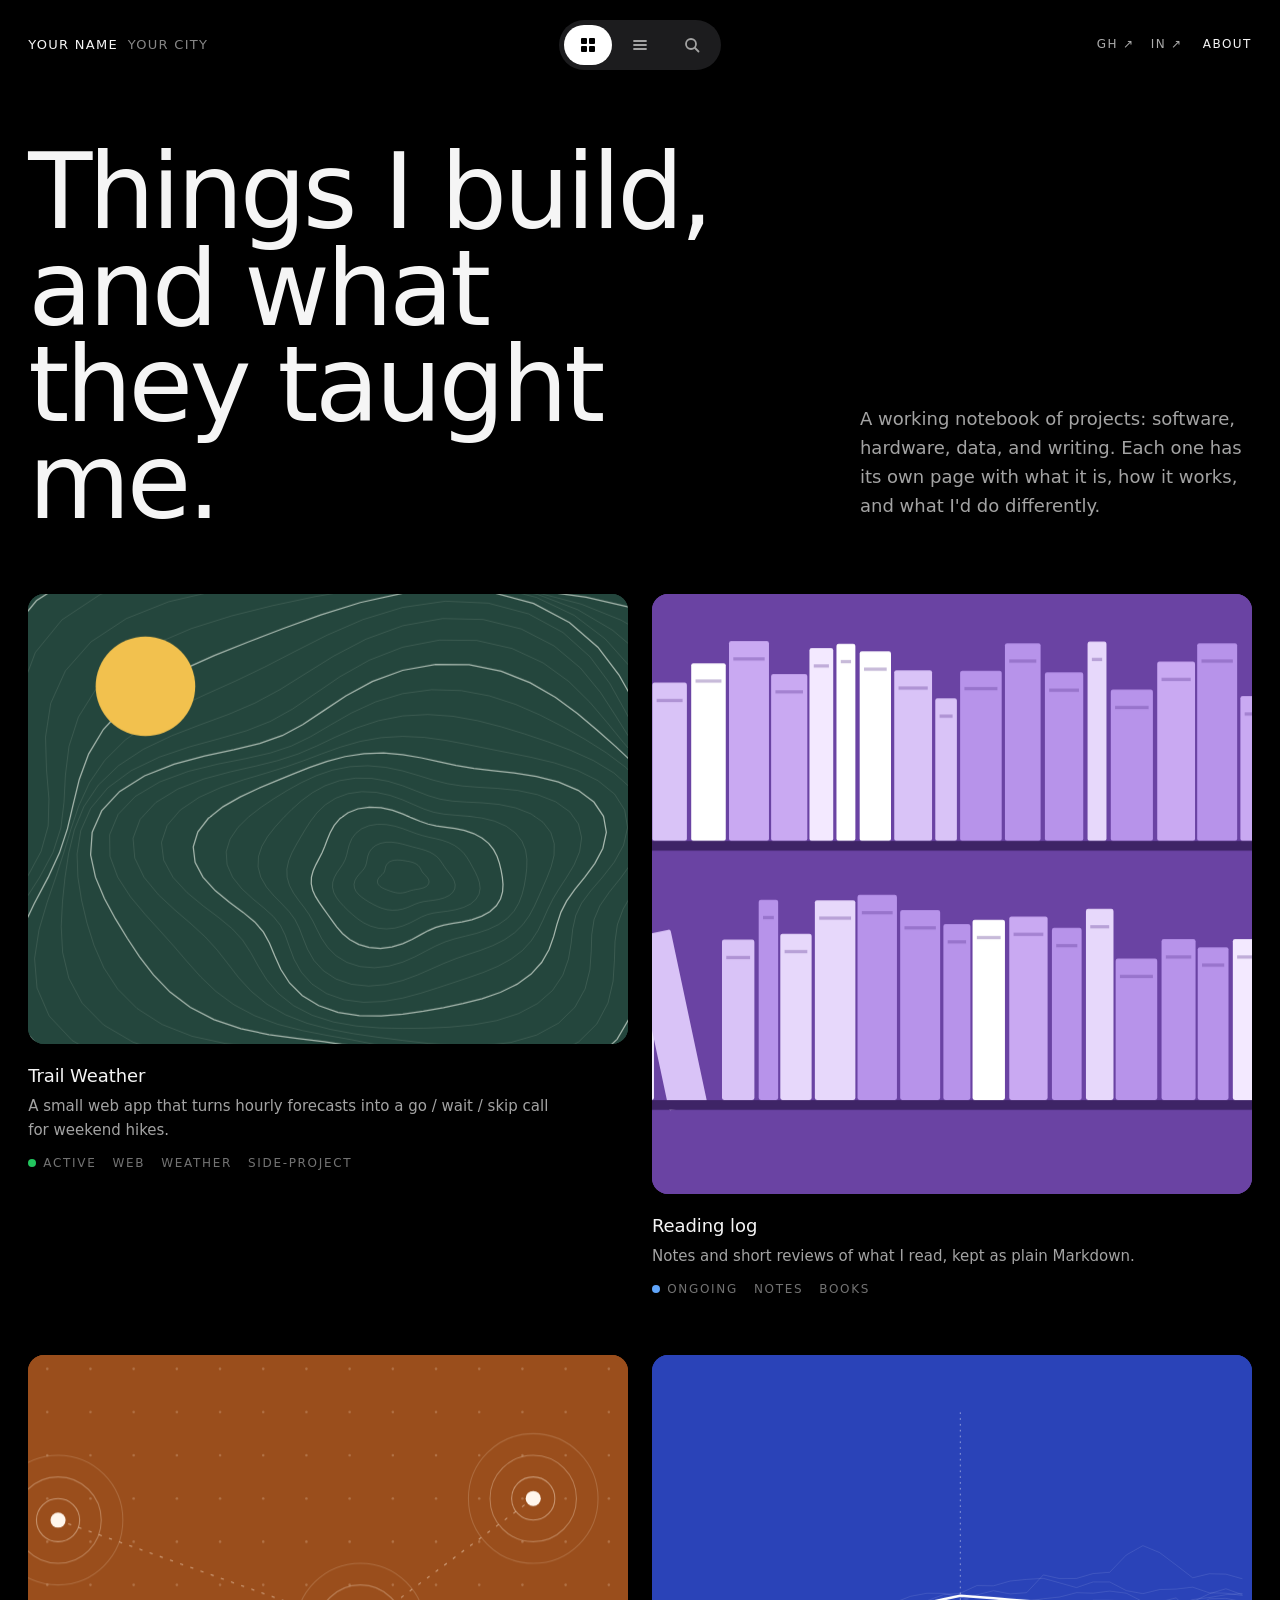
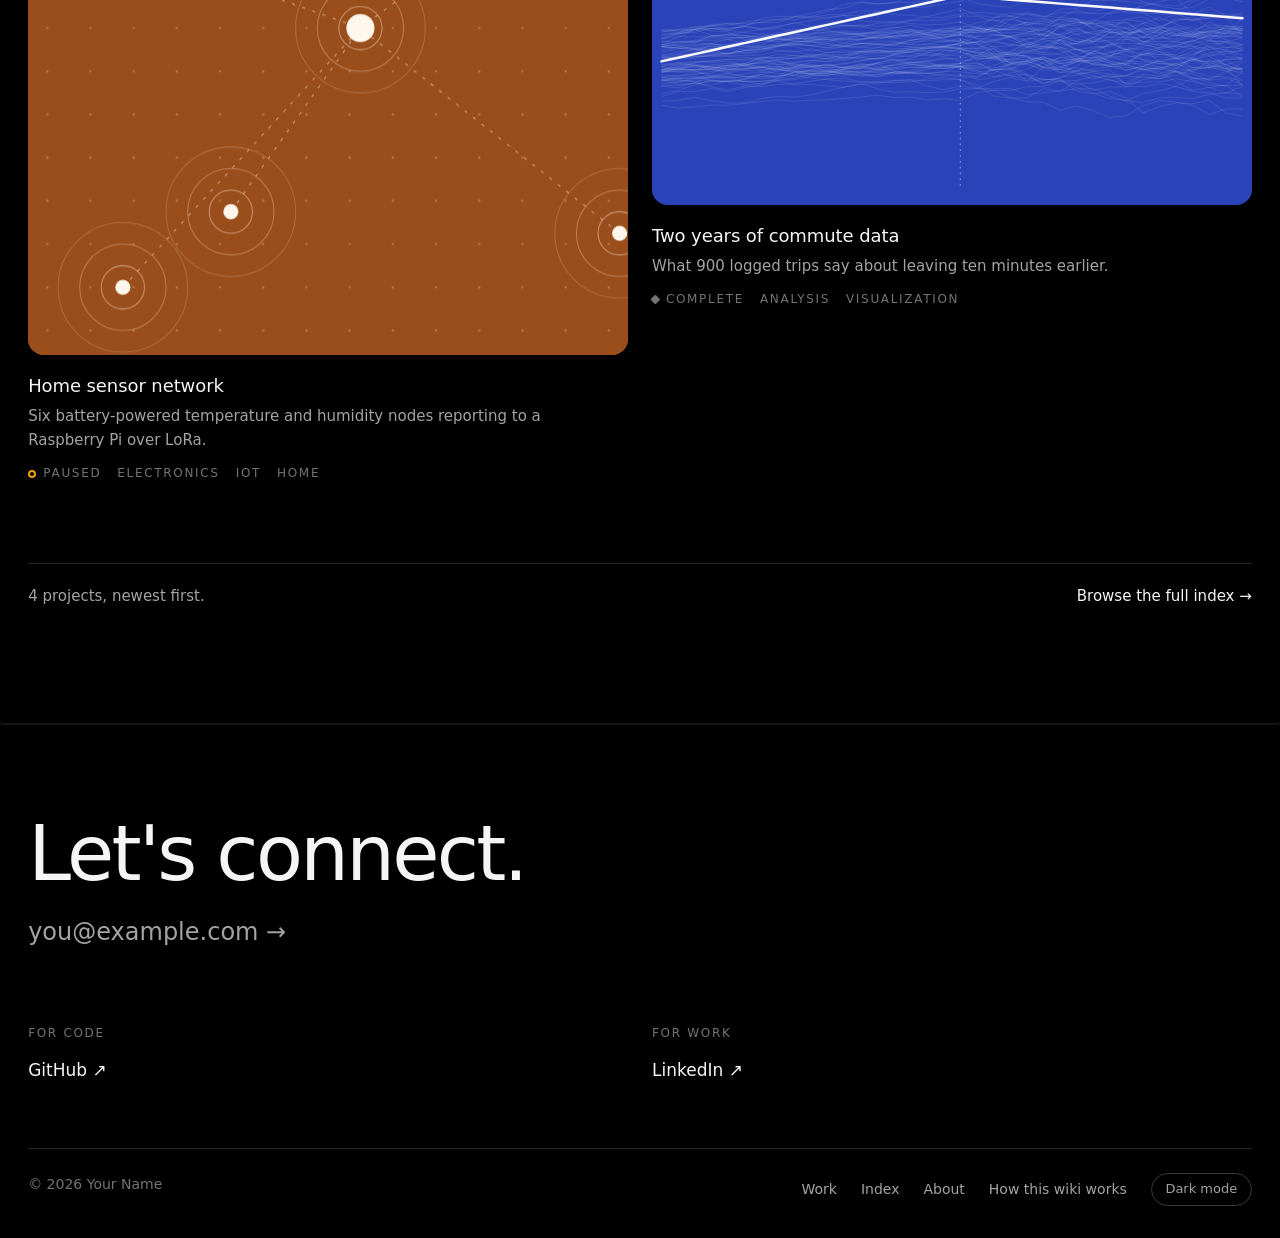
<file: index.html>
<!doctype html>
<html lang="en">
<head>
  <meta charset="utf-8">
  <meta name="viewport" content="width=device-width, initial-scale=1">
  <title>Project wiki</title>
  <meta name="description" content="A personal wiki of projects.">
  <link rel="icon" href="data:image/svg+xml,%3Csvg xmlns='http://www.w3.org/2000/svg' viewBox='0 0 32 32'%3E%3Crect width='32' height='32' rx='16' fill='%23000'/%3E%3Crect x='9' y='9' width='6' height='6' rx='1' fill='white'/%3E%3Crect x='17' y='9' width='6' height='6' rx='1' fill='white'/%3E%3Crect x='9' y='17' width='6' height='6' rx='1' fill='white'/%3E%3Crect x='17' y='17' width='6' height='6' rx='1' fill='white'/%3E%3C/svg%3E">
  <link rel="preconnect" href="https://api.fontshare.com" crossorigin>
  <link rel="stylesheet" href="https://api.fontshare.com/v2/css?f[]=satoshi@300,400,500,700&display=swap">
  <link rel="stylesheet" href="assets/css/wiki.css">
  <script>
    try { var t = localStorage.getItem("wiki-theme"); if (t) document.documentElement.dataset.theme = t; } catch (e) {}
  </script>
</head>
<body>
  <a class="skip" href="#main">Skip to content</a>

  <header class="topbar" id="topbar">
    <a class="ident" href="#/" id="ident">
      <span class="ident-name" id="ident-name">Your Name</span>
      <span class="ident-loc" id="ident-loc"></span>
    </a>

    <nav class="pill" aria-label="Views">
      <a href="#/" class="pill-btn" data-nav="work" aria-label="Work" title="Work">
        <svg width="18" height="18" viewBox="0 0 18 18" aria-hidden="true"><rect x="2" y="2" width="6" height="6" rx="1"/><rect x="10" y="2" width="6" height="6" rx="1"/><rect x="2" y="10" width="6" height="6" rx="1"/><rect x="10" y="10" width="6" height="6" rx="1"/></svg>
      </a>
      <a href="#/index" class="pill-btn" data-nav="index" aria-label="Index" title="Index">
        <svg width="18" height="18" viewBox="0 0 18 18" aria-hidden="true"><path d="M3 5h12M3 9h12M3 13h12" stroke="currentColor" stroke-width="1.8" stroke-linecap="round" fill="none"/></svg>
      </a>
      <button type="button" class="pill-btn" id="search-open" aria-label="Search" title="Search (/)">
        <svg width="18" height="18" viewBox="0 0 18 18" aria-hidden="true"><circle cx="8" cy="8" r="5" fill="none" stroke="currentColor" stroke-width="1.8"/><path d="M12 12l3.5 3.5" stroke="currentColor" stroke-width="1.8" stroke-linecap="round"/></svg>
      </button>
    </nav>

    <nav class="toplinks" aria-label="Elsewhere">
      <span id="social-links" class="social-links"></span>
      <a href="#/page/about" data-nav="page:about" class="toplink-strong">About</a>
    </nav>
  </header>

  <main id="main" tabindex="-1">
    <div id="view" aria-live="polite"></div>
  </main>

  <footer class="footer" id="footer"></footer>

  <dialog class="search" id="search-dialog" aria-label="Search the wiki">
    <form method="dialog" class="search-form" id="search-form">
      <label class="search-field">
        <svg width="20" height="20" viewBox="0 0 18 18" aria-hidden="true"><circle cx="8" cy="8" r="5" fill="none" stroke="currentColor" stroke-width="1.6"/><path d="M12 12l3.5 3.5" stroke="currentColor" stroke-width="1.6" stroke-linecap="round"/></svg>
        <span class="visually-hidden">Search</span>
        <input id="search" type="search" placeholder="Search projects, tags, tools" autocomplete="off">
        <button type="button" class="search-close" id="search-close">Esc</button>
      </label>
      <ul class="search-results" id="search-results" role="listbox" aria-label="Results"></ul>
    </form>
  </dialog>

  <script src="assets/vendor/marked.umd.js"></script>
  <script src="assets/vendor/highlight.min.js"></script>
  <script src="assets/js/wiki.js"></script>
</body>
</html>
</file>
<file: assets/css/wiki.css>
/* =========================================================
   Project wiki: editorial portfolio theme
   Colors are variables; edit them here.
   ========================================================= */
:root {
  /* page (reading areas) */
  --bg: #FFFFFF;
  --fg: #141414;
  --muted: #6B6B6B;
  --subtle: #9A9A9A;
  --line: #E5E5E5;
  --soft: #F4F4F4;
  --link: #141414;

  /* ink bands (hero, work grid, project header, footer): always dark */
  --ink: #000000;
  --ink-fg: #F5F5F5;
  --ink-muted: #A3A3A3;
  --ink-subtle: #737373;
  --ink-line: #262626;

  /* pill nav */
  --pill-bg: #1C1C1E;
  --pill-fg: #A3A3A3;
  --pill-on: #FFFFFF;
  --pill-on-fg: #000000;

  /* status dots */
  --s-active: #22C55E;
  --s-ongoing: #60A5FA;
  --s-paused: #F59E0B;
  --s-complete: currentColor;
  --s-archived: #8A8A8A;

  /* code */
  --code-bg: #F4F4F4;
  --hl-kw: #B4235A;
  --hl-str: #0E7A5F;
  --hl-num: #A35A00;
  --hl-com: #8A8A8A;
  --hl-fn: #2A43B8;

  --font: "Satoshi", "Instrument Sans", system-ui, -apple-system, "Segoe UI", sans-serif;
  --mono: ui-monospace, "SFMono-Regular", Menlo, Consolas, monospace;

  --gutter: clamp(1rem, 2.2vw, 2rem);
  --max: 90rem;
  --radius: 1rem;
  --measure: 42rem;
  color-scheme: light;
}

@media (prefers-color-scheme: dark) {
  :root:not([data-theme="light"]) {
    --bg: #0E0E0E; --fg: #F2F2F2; --muted: #A0A0A0; --subtle: #6E6E6E;
    --line: #262626; --soft: #181818; --link: #F2F2F2; --code-bg: #181818;
    --ink: #000000; --ink-line: #222222; --pill-bg: #232325;
    --hl-kw: #F08DB8; --hl-str: #6FD6C3; --hl-num: #E8B565; --hl-com: #6E6E6E; --hl-fn: #9DB0FF;
    color-scheme: dark;
  }
}
:root[data-theme="dark"] {
  --bg: #0E0E0E; --fg: #F2F2F2; --muted: #A0A0A0; --subtle: #6E6E6E;
  --line: #262626; --soft: #181818; --link: #F2F2F2; --code-bg: #181818;
  --ink: #000000; --ink-line: #222222; --pill-bg: #232325;
  --hl-kw: #F08DB8; --hl-str: #6FD6C3; --hl-num: #E8B565; --hl-com: #6E6E6E; --hl-fn: #9DB0FF;
  color-scheme: dark;
}

/* ---------- Base ---------- */
*, *::before, *::after { box-sizing: border-box; }
html { -webkit-text-size-adjust: 100%; scroll-padding-top: 6rem; }
body {
  margin: 0;
  background: var(--bg);
  color: var(--fg);
  font: 400 1.0625rem/1.6 var(--font);
  -webkit-font-smoothing: antialiased;
  -moz-osx-font-smoothing: grayscale;
}
a { color: inherit; }
img { max-width: 100%; height: auto; display: block; }
button { font: inherit; color: inherit; }
:focus-visible { outline: 2px solid currentColor; outline-offset: 3px; border-radius: 4px; }
.visually-hidden { position: absolute; width: 1px; height: 1px; overflow: hidden; clip: rect(0 0 0 0); white-space: nowrap; }
.skip { position: absolute; left: -999px; top: 0.5rem; background: var(--bg); color: var(--fg); padding: 0.5rem 0.75rem; z-index: 50; }
.skip:focus { left: 0.5rem; }

.wrap { width: 100%; max-width: var(--max); margin: 0 auto; padding: 0 var(--gutter); }
.grid12 { display: grid; grid-template-columns: repeat(12, minmax(0, 1fr)); gap: 1.5rem; }

/* small tracked labels (used sparingly: meta labels and tags) */
.label { font-size: 0.75rem; font-weight: 500; letter-spacing: 0.14em; text-transform: uppercase; }

/* ---------- Ink bands ---------- */
.ink { background: var(--ink); color: var(--ink-fg); }
.ink a { color: var(--ink-fg); }
.ink .muted { color: var(--ink-muted); }

/* ---------- Top bar ---------- */
.topbar {
  position: fixed; inset: 0 0 auto 0; z-index: 20;
  display: grid; grid-template-columns: 1fr auto 1fr; align-items: center;
  padding: 1.25rem var(--gutter);
  color: var(--fg);
  transition: background-color .25s ease, color .25s ease;
}
body.on-ink .topbar { color: var(--ink-fg); }
.topbar.scrolled { background: color-mix(in srgb, var(--bg) 82%, transparent); backdrop-filter: blur(14px); -webkit-backdrop-filter: blur(14px); }
body.on-ink .topbar.scrolled { background: color-mix(in srgb, var(--ink) 72%, transparent); }

.ident { display: inline-flex; flex-wrap: wrap; gap: 0 0.6rem; text-decoration: none; font-size: 0.8125rem; letter-spacing: 0.1em; text-transform: uppercase; line-height: 1.35; justify-self: start; }
.ident-name { font-weight: 500; }
.ident-loc { opacity: 0.55; }

.pill {
  display: inline-flex; gap: 0.25rem; padding: 0.3rem;
  background: var(--pill-bg); border-radius: 999px;
  box-shadow: 0 6px 24px rgba(0,0,0,.18);
}
.pill-btn {
  display: inline-grid; place-items: center; width: 3rem; height: 2.5rem;
  border-radius: 999px; border: 0; background: none; cursor: pointer;
  color: var(--pill-fg); fill: currentColor; text-decoration: none;
  transition: background-color .2s ease, color .2s ease;
}
.pill-btn:hover { color: var(--pill-on); }
.pill-btn[aria-current="page"] { background: var(--pill-on); color: var(--pill-on-fg); }
.pill-btn:focus-visible { outline-color: var(--pill-on); outline-offset: 1px; }

.toplinks { justify-self: end; display: flex; align-items: center; gap: 1.25rem; font-size: 0.75rem; letter-spacing: 0.12em; text-transform: uppercase; }
.social-links { display: flex; gap: 1rem; }
.toplinks a { text-decoration: none; opacity: 0.7; }
.toplinks a:hover, .toplinks a[aria-current="page"] { opacity: 1; }
.toplinks .toplink-strong { opacity: 1; font-weight: 500; }
.arrow { display: inline-block; transition: transform .2s ease; }
a:hover > .arrow { transform: translate(2px, -2px); }
a:hover > .arrow.right { transform: translateX(3px); }

/* ---------- Hero ---------- */
.hero { min-height: 62vh; display: flex; align-items: flex-end; padding: 9rem 0 2.5rem; overflow: hidden; }
.hero .grid12 { align-items: end; row-gap: 2rem; }
.hero h1 {
  grid-column: span 7; margin: 0;
  font-weight: 400; font-size: clamp(2.75rem, 8.2vw, 8.5rem); line-height: 0.92; letter-spacing: -0.035em;
  white-space: pre-line;
}
.hero p { grid-column: 9 / span 4; margin: 0 0 0.6rem; color: var(--ink-muted); font-size: 1.125rem; line-height: 1.6; max-width: 26rem; }

/* ---------- Work grid ---------- */
.work { padding: 1.5rem 0 7rem; }
.cards { display: grid; grid-template-columns: repeat(2, minmax(0, 1fr)); gap: 3.5rem 1.5rem; align-items: start; }
.card { display: block; text-decoration: none; color: inherit; }
.card-media { position: relative; overflow: hidden; border-radius: var(--radius); aspect-ratio: 4 / 3; margin-bottom: 1.1rem; }
.card[data-shape="square"] .card-media { aspect-ratio: 1 / 1; }
.card-media-inner { position: absolute; inset: -24px; will-change: transform; }
.card-media img { width: 100%; height: 100%; object-fit: cover; transition: transform .6s cubic-bezier(.2,.7,.2,1); }
.card:hover .card-media img { transform: scale(1.05); }
.card-media .placeholder { position: absolute; inset: 24px; display: flex; align-items: flex-end; padding: 1.5rem; font-size: clamp(2rem, 4vw, 3.5rem); font-weight: 500; letter-spacing: -0.03em; line-height: 1; color: rgba(255,255,255,.92); }
.card h3 { margin: 0; font-size: 1.125rem; font-weight: 500; letter-spacing: -0.005em; }
.card p { margin: 0.2rem 0 0; color: var(--ink-muted); font-size: 0.9375rem; max-width: 34rem; }
.card-meta { display: flex; flex-wrap: wrap; align-items: center; gap: 0.4rem 1rem; margin-top: 0.75rem; color: var(--ink-subtle); }
.card:hover h3 { color: var(--ink-muted); }

.work-more { margin-top: 5rem; display: flex; justify-content: space-between; align-items: baseline; gap: 1rem; border-top: 1px solid var(--ink-line); padding-top: 1.25rem; color: var(--ink-muted); font-size: 0.9375rem; flex-wrap: wrap; }
.work-more a { text-decoration: none; color: var(--ink-fg); }

/* ---------- Status ---------- */
.status { display: inline-flex; align-items: center; gap: 0.45rem; white-space: nowrap; }
.status::before { content: ""; width: 0.5rem; height: 0.5rem; border-radius: 50%; background: var(--dot, currentColor); flex: none; }
.status[data-s="active"]   { --dot: var(--s-active); }
.status[data-s="ongoing"]  { --dot: var(--s-ongoing); }
.status[data-s="paused"]   { --dot: transparent; }
.status[data-s="paused"]::before { box-shadow: inset 0 0 0 2px var(--s-paused); }
.status[data-s="complete"]::before { border-radius: 1px; transform: rotate(45deg); width: 0.42rem; height: 0.42rem; }
.status[data-s="archived"] { --dot: var(--s-archived); }
.status[data-s="archived"]::before { height: 2px; border-radius: 0; }

/* ---------- Page heads (light pages) ---------- */
.page { padding: 9rem 0 6rem; }
.page-head { display: grid; grid-template-columns: repeat(12, minmax(0, 1fr)); gap: 1.5rem; align-items: end; padding-bottom: 2.5rem; border-bottom: 1px solid var(--line); }
.page-head h1 { grid-column: span 7; margin: 0; font-weight: 400; font-size: clamp(2.75rem, 7vw, 6.5rem); line-height: 0.95; letter-spacing: -0.035em; }
.page-head p { grid-column: 9 / span 4; margin: 0 0 0.4rem; color: var(--muted); }
.page-head p a { color: var(--fg); }

/* ---------- Index ---------- */
.toolbar { display: flex; flex-wrap: wrap; gap: 0.5rem; padding: 1.5rem 0; }
.chip {
  display: inline-flex; align-items: center; gap: 0.4rem;
  border: 1px solid var(--line); background: none; color: var(--muted);
  border-radius: 999px; padding: 0.4rem 0.9rem; cursor: pointer; text-decoration: none;
  font-size: 0.75rem; font-weight: 500; letter-spacing: 0.12em; text-transform: uppercase;
  transition: border-color .2s, color .2s, background-color .2s;
}
.chip:hover { border-color: var(--fg); color: var(--fg); }
.chip[aria-pressed="true"] { background: var(--fg); color: var(--bg); border-color: var(--fg); }
.chip .n { opacity: 0.6; letter-spacing: 0; }
.ink .chip { border-color: #3A3A3A; color: var(--ink-muted); }
.ink .chip:hover { border-color: var(--ink-fg); color: var(--ink-fg); }

.catalog { width: 100%; border-collapse: collapse; }
.catalog th { text-align: left; padding: 0 1rem 0.75rem 0; border-bottom: 1px solid var(--line); color: var(--subtle); font-weight: 500; }
.catalog th button { all: unset; cursor: pointer; display: inline-flex; gap: 0.35rem; font-size: 0.75rem; letter-spacing: 0.14em; text-transform: uppercase; }
.catalog th button:focus-visible { outline: 2px solid var(--fg); outline-offset: 3px; }
.catalog th[aria-sort="ascending"] button::after { content: "↑"; }
.catalog th[aria-sort="descending"] button::after { content: "↓"; }
.catalog td { padding: 1.4rem 1rem 1.4rem 0; border-bottom: 1px solid var(--line); vertical-align: top; }
.catalog tbody tr { cursor: pointer; transition: background-color .2s; }
.catalog tbody tr:hover { background: var(--soft); }
.catalog .t-thumb { width: 5.5rem; }
.catalog .thumb { width: 5.5rem; aspect-ratio: 4/3; border-radius: 0.5rem; overflow: hidden; background: var(--soft); }
.catalog .thumb img { width: 100%; height: 100%; object-fit: cover; }
.catalog .t-title a { font-size: 1.25rem; font-weight: 500; letter-spacing: -0.01em; text-decoration: none; }
.catalog .t-title a:hover { text-decoration: underline; text-underline-offset: 0.2em; }
.catalog .t-title p { margin: 0.2rem 0 0; color: var(--muted); max-width: 40rem; font-size: 0.9375rem; }
.catalog .t-dim { color: var(--muted); font-size: 0.9375rem; white-space: nowrap; font-variant-numeric: tabular-nums; }
.empty { padding: 3rem 0; color: var(--muted); }

.tags-block { margin-top: 5rem; display: grid; grid-template-columns: repeat(12, minmax(0,1fr)); gap: 1.5rem; }
.tags-block h2 { grid-column: span 3; margin: 0; color: var(--subtle); }
.tags-block .chips { grid-column: 4 / span 9; display: flex; flex-wrap: wrap; gap: 0.5rem; }

/* ---------- Project ---------- */
.p-cover { padding-top: 5.5rem; }
.p-cover-media { width: 100%; aspect-ratio: 16 / 9; max-height: 78vh; overflow: hidden; }
.p-cover-media img { width: 100%; height: 100%; object-fit: cover; }
.p-cover-media.bare { aspect-ratio: auto; height: 32vh; }
.p-head { padding: 3.5rem 0; }
.p-head .grid12 { row-gap: 2.5rem; }
.p-title { grid-column: span 7; }
.p-title h1 { margin: 0 0 1rem; font-weight: 500; font-size: clamp(2.25rem, 5vw, 4rem); line-height: 1.05; letter-spacing: -0.025em; }
.p-title p { margin: 0; color: var(--ink-muted); font-size: clamp(1.125rem, 1.6vw, 1.3rem); line-height: 1.55; max-width: 36rem; }
.p-meta { grid-column: 8 / span 5; display: grid; grid-template-columns: 1fr 1fr; gap: 1.75rem 1.5rem; align-content: start; }
.p-meta .full { grid-column: 1 / -1; }
.p-meta dt { color: var(--ink-subtle); margin-bottom: 0.5rem; }
.p-meta dd { margin: 0; font-size: 1rem; }
.p-meta .chips { display: flex; flex-wrap: wrap; gap: 0.5rem; }
.p-meta .chips span, .p-meta .chips a { border: 1px solid #3A3A3A; color: var(--ink-muted); border-radius: 999px; padding: 0.3rem 0.8rem; text-decoration: none; font-size: 0.75rem; letter-spacing: 0.12em; text-transform: uppercase; }
.p-meta .chips a:hover { border-color: var(--ink-fg); color: var(--ink-fg); }
.p-meta .links { display: flex; flex-direction: column; gap: 0.3rem; }
.p-meta .links a { text-decoration: none; }
.p-meta .links a:hover { text-decoration: underline; text-underline-offset: 0.2em; }

.p-body { padding: 4.5rem 0 3rem; }
.p-body .grid12 { align-items: start; }
.rail { grid-column: span 3; position: sticky; top: 6.5rem; font-size: 0.9375rem; display: flex; flex-direction: column; gap: 2rem; }
.rail h2 { margin: 0 0 0.75rem; color: var(--subtle); font-size: 0.75rem; }
.rail ol, .rail ul { list-style: none; margin: 0; padding: 0; display: flex; flex-direction: column; gap: 0.45rem; }
.rail ol ol { padding: 0.45rem 0 0 0.9rem; }
.rail a { color: var(--muted); text-decoration: none; }
.rail a:hover, .rail a.on { color: var(--fg); }
.p-body .prose { grid-column: 4 / span 7; }
.p-body.no-rail .prose { grid-column: 1 / span 8; }

.gallery { display: flex; flex-direction: column; gap: 1.5rem; padding-bottom: 2rem; }
.gallery figure { margin: 0; }
.gallery img { width: 100%; border-radius: var(--radius); background: var(--soft); }
.gallery figcaption { color: var(--muted); font-size: 0.875rem; margin-top: 0.6rem; }

.p-next { display: grid; grid-template-columns: 1fr 1fr; gap: 1.5rem; border-top: 1px solid var(--line); padding: 1.5rem 0 0; margin-top: 2rem; }
.p-next a { text-decoration: none; display: flex; flex-direction: column; gap: 0.25rem; }
.p-next a:last-child { text-align: right; align-items: flex-end; }
.p-next .label { color: var(--subtle); }
.p-next strong { font-weight: 500; font-size: 1.25rem; letter-spacing: -0.01em; }
.p-next a:hover strong { text-decoration: underline; text-underline-offset: 0.2em; }

/* ---------- Prose ---------- */
.prose { max-width: var(--measure); min-width: 0; font-size: 1.125rem; line-height: 1.7; }
.prose > :first-child { margin-top: 0; }
.prose > p:first-child { font-size: 1.3rem; line-height: 1.55; }
.prose h1 { font-weight: 500; font-size: clamp(2rem, 4vw, 3rem); letter-spacing: -0.025em; line-height: 1.05; margin: 0 0 1.5rem; }
.prose h2 { font-weight: 500; font-size: 1.75rem; letter-spacing: -0.015em; line-height: 1.2; margin: 3rem 0 0.75rem; }
.prose h3 { font-weight: 500; font-size: 1.25rem; margin: 2rem 0 0.5rem; }
.prose p, .prose ul, .prose ol { margin: 0 0 1.15rem; }
.prose li { margin: 0.3rem 0; }
.prose li::marker { color: var(--subtle); }
.prose a { text-decoration: underline; text-decoration-color: var(--subtle); text-underline-offset: 0.2em; text-decoration-thickness: 1px; }
.prose a:hover { text-decoration-color: currentColor; }
.prose strong { font-weight: 700; }
.prose blockquote { margin: 2.25rem 0; padding: 0; font-size: clamp(1.5rem, 2.6vw, 2rem); line-height: 1.25; letter-spacing: -0.02em; font-weight: 400; }
.prose blockquote p { margin: 0; }
.prose blockquote em { font-style: normal; }
.prose code { font: 0.85em var(--mono); background: var(--code-bg); padding: 0.12em 0.4em; border-radius: 6px; }
.prose pre { background: var(--code-bg); border-radius: 0.75rem; padding: 1.1rem 1.25rem; overflow-x: auto; font-size: 0.875rem; line-height: 1.6; margin: 0 0 1.5rem; }
.prose pre code { background: none; padding: 0; font-size: inherit; }
.prose table { border-collapse: collapse; width: 100%; font-size: 0.9375rem; margin: 0 0 1.5rem; display: block; overflow-x: auto; }
.prose th, .prose td { border-bottom: 1px solid var(--line); padding: 0.6rem 1rem 0.6rem 0; text-align: left; }
.prose th { font-weight: 500; color: var(--muted); }
.prose img { border-radius: var(--radius); margin: 2rem 0; }
.prose hr { border: 0; border-top: 1px solid var(--line); margin: 2.5rem 0; }
.prose a.wikilink.missing { color: #C2410C; text-decoration-style: dashed; }

.hljs-keyword, .hljs-built_in, .hljs-type, .hljs-literal { color: var(--hl-kw); }
.hljs-string, .hljs-regexp { color: var(--hl-str); }
.hljs-number { color: var(--hl-num); }
.hljs-comment { color: var(--hl-com); font-style: italic; }
.hljs-title, .hljs-title.function_ { color: var(--hl-fn); }

.back { display: inline-flex; gap: 0.5rem; color: var(--muted); text-decoration: none; margin-top: 3rem; }
.back:hover { color: var(--fg); }
.back:hover .arrow { transform: translateX(-3px); }

/* ---------- About ---------- */
.statement { margin: 0; padding-bottom: 3.5rem; border-bottom: 1px solid var(--line); font-weight: 400; font-size: clamp(2.1rem, 4.6vw, 4.25rem); line-height: 1.1; letter-spacing: -0.03em; max-width: 22ch; }
.about-body { padding-top: 3.5rem; align-items: start; }
.about-groups { grid-column: span 4; display: flex; flex-direction: column; gap: 2.75rem; }
.about-groups h2 { margin: 0 0 1rem; color: var(--subtle); }
.about-groups ul { list-style: none; margin: 0; padding: 0; display: flex; flex-direction: column; gap: 0.9rem; }
.about-groups .name { display: block; font-size: 0.875rem; font-weight: 500; letter-spacing: 0.06em; text-transform: uppercase; }
.about-groups .detail { display: block; color: var(--muted); font-size: 0.875rem; }
.about-body .prose { grid-column: 6 / span 6; }

/* ---------- Footer ---------- */
.footer { padding: 6rem 0 2rem; }
.footer h2 { margin: 0 0 1.25rem; font-weight: 500; font-size: clamp(2.5rem, 6vw, 5rem); letter-spacing: -0.035em; line-height: 1; }
.footer .email { font-size: clamp(1.125rem, 2vw, 1.5rem); text-decoration: none; color: var(--ink-muted); }
.footer .email:hover { color: var(--ink-fg); }
.footer-groups { display: grid; grid-template-columns: repeat(auto-fit, minmax(12rem, 1fr)); gap: 2rem 1.5rem; margin-top: 4.5rem; }
.footer-groups h3 { margin: 0 0 0.9rem; color: var(--ink-subtle); }
.footer-groups ul { list-style: none; margin: 0; padding: 0; display: flex; flex-direction: column; gap: 0.5rem; }
.footer-groups a { text-decoration: none; }
.footer-groups a:hover { color: var(--ink-muted); }
.footer-bottom { display: flex; flex-wrap: wrap; justify-content: space-between; gap: 1rem 2rem; margin-top: 4rem; padding-top: 1.5rem; border-top: 1px solid var(--ink-line); font-size: 0.875rem; color: var(--ink-subtle); }
.footer-bottom nav { display: flex; flex-wrap: wrap; gap: 0.5rem 1.5rem; align-items: center; }
.footer-bottom a { text-decoration: none; color: var(--ink-muted); }
.footer-bottom a:hover { color: var(--ink-fg); }
.theme-toggle { background: none; border: 1px solid #3A3A3A; color: var(--ink-muted); border-radius: 999px; padding: 0.3rem 0.85rem; cursor: pointer; font-size: 0.8125rem; }
.theme-toggle:hover { color: var(--ink-fg); border-color: var(--ink-fg); }

/* ---------- Search dialog ---------- */
.search { width: min(40rem, calc(100% - 2rem)); max-height: min(36rem, 80vh); margin: 12vh auto auto; padding: 0; border: 1px solid var(--line); border-radius: 1.25rem; background: var(--bg); color: var(--fg); box-shadow: 0 30px 80px rgba(0,0,0,.35); overflow: hidden; }
.search::backdrop { background: rgba(0,0,0,.55); backdrop-filter: blur(4px); }
.search-form { display: flex; flex-direction: column; max-height: inherit; }
.search-field { display: flex; align-items: center; gap: 0.75rem; padding: 1rem 1.25rem; border-bottom: 1px solid var(--line); color: var(--muted); }
.search-field input { flex: 1; min-width: 0; border: 0; outline: 0; background: none; color: var(--fg); font: 400 1.25rem var(--font); }
.search-field input::-webkit-search-cancel-button { display: none; }
.search-close { background: var(--soft); border: 0; border-radius: 6px; padding: 0.2rem 0.5rem; font-size: 0.75rem; color: var(--muted); cursor: pointer; }
.search-results { list-style: none; margin: 0; padding: 0.5rem; overflow-y: auto; }
.search-results a { display: grid; grid-template-columns: 1fr auto; gap: 0.15rem 1rem; padding: 0.75rem 0.9rem; border-radius: 0.75rem; text-decoration: none; }
.search-results a[aria-selected="true"], .search-results a:hover { background: var(--soft); }
.search-results strong { font-weight: 500; }
.search-results .kind { color: var(--subtle); font-size: 0.6875rem; align-self: center; }
.search-results p { grid-column: 1 / -1; margin: 0; color: var(--muted); font-size: 0.875rem; line-height: 1.45; }
.search-results mark { background: color-mix(in srgb, #F59E0B 30%, transparent); color: inherit; border-radius: 2px; }
.search-results .hint { padding: 1rem 0.9rem; color: var(--muted); font-size: 0.9375rem; }

/* ---------- Responsive ---------- */
@media (max-width: 1024px) {
  .hero h1, .page-head h1 { grid-column: 1 / -1; }
  .hero p, .page-head p { grid-column: 1 / span 8; }
  .p-title, .p-meta { grid-column: 1 / -1; }
  .rail { grid-column: 1 / -1; position: static; flex-direction: row; flex-wrap: wrap; gap: 2rem 3rem; padding-bottom: 2rem; border-bottom: 1px solid var(--line); margin-bottom: 1rem; }
  .p-body .prose, .p-body.no-rail .prose { grid-column: 1 / -1; }
  .about-groups { grid-column: 1 / -1; flex-direction: row; flex-wrap: wrap; gap: 2.5rem 4rem; order: 2; }
  .about-body .prose { grid-column: 1 / -1; }
  .catalog .t-cat { display: none; }
}
@media (max-width: 760px) {
  .topbar { grid-template-columns: 1fr auto; padding: 1rem var(--gutter); }
  .social-links { display: none; }
  .pill { position: fixed; left: 50%; bottom: 1rem; transform: translateX(-50%); z-index: 30; }
  .hero { min-height: 70vh; padding-top: 7rem; }
  .hero p, .page-head p { grid-column: 1 / -1; }
  .cards { grid-template-columns: 1fr; gap: 3rem; }
  .card[data-shape] .card-media { aspect-ratio: 4 / 3; }
  .page { padding-top: 7rem; }
  .catalog thead { display: none; }
  .catalog, .catalog tbody, .catalog tr, .catalog td { display: block; }
  .catalog tr { display: grid; grid-template-columns: 4.5rem 1fr; gap: 0.25rem 1rem; padding: 1.25rem 0; border-bottom: 1px solid var(--line); }
  .catalog td { padding: 0; border: 0; }
  .catalog tr { grid-template-columns: 4.5rem auto 1fr; }
  .catalog .t-thumb { grid-row: 1 / span 2; width: auto; }
  .catalog .thumb { width: 4.5rem; }
  .catalog .t-title { grid-column: 2 / -1; }
  .catalog .t-dim { font-size: 0.875rem; grid-row: 2; }
  .catalog .t-dim:nth-child(3) { grid-column: 2; }
  .catalog .t-dim:last-child { grid-column: 3; }
  .tags-block h2, .tags-block .chips { grid-column: 1 / -1; }
  .p-cover { padding-top: 4.25rem; }
  .p-cover-media { aspect-ratio: 4 / 3; }
  .p-next { grid-template-columns: 1fr; }
  .p-next a:last-child { text-align: left; align-items: flex-start; }
  .footer { padding-bottom: 6.5rem; }
  .grid12 { gap: 1rem; }
}
@media (prefers-reduced-motion: reduce) {
  *, *::before, *::after { transition: none !important; }
  .card-media-inner { transform: none !important; }
  .card:hover .card-media img { transform: none; }
}
</file>
